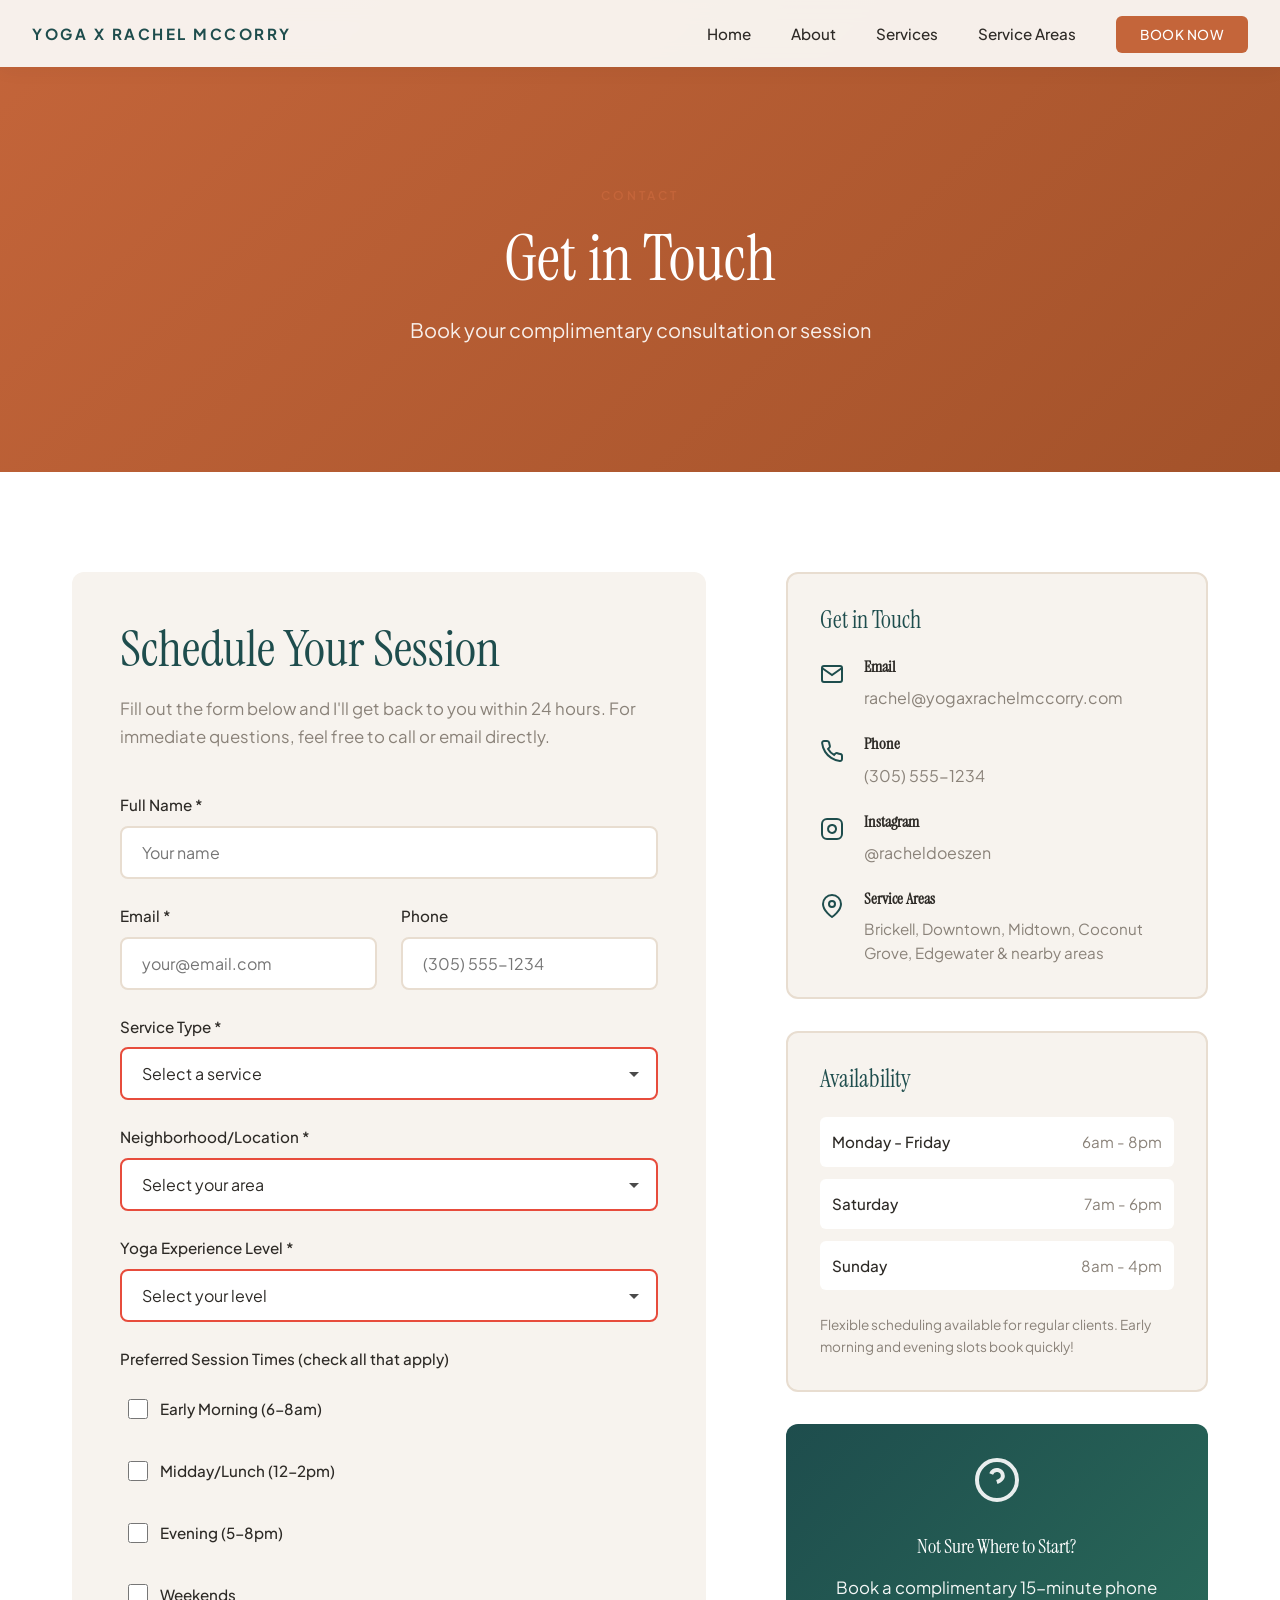
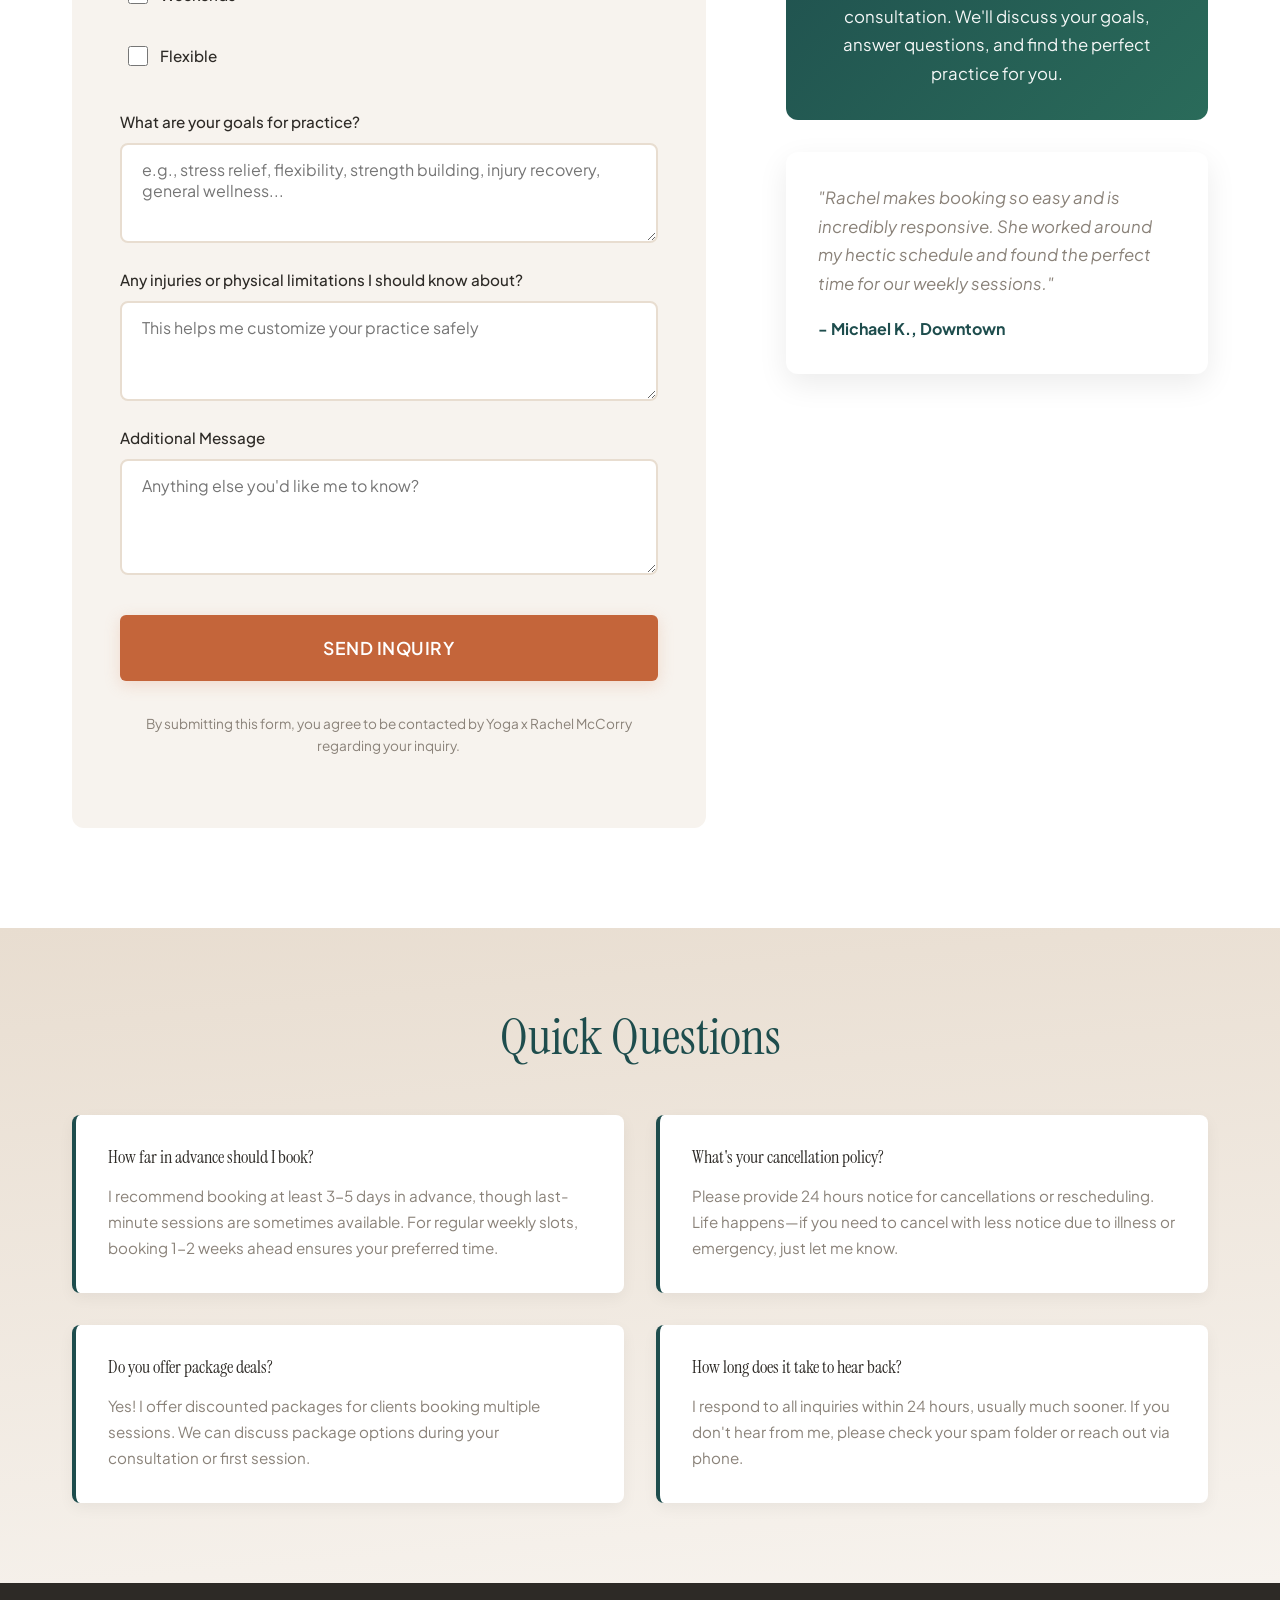
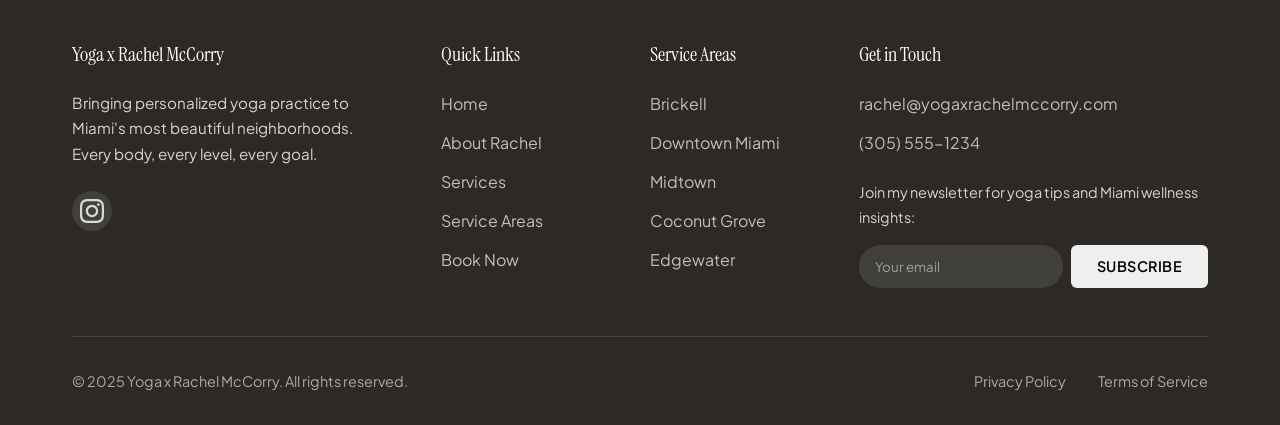
<file: contact.html>
<!DOCTYPE html>
<html lang="en">
<head>
    <meta charset="UTF-8">
    <meta name="viewport" content="width=device-width, initial-scale=1.0">
    <meta name="description" content="Book your personalized yoga session with Rachel McCorry in Miami. Contact for private sessions, group classes, or corporate wellness programs.">
    <title>Book Now | Contact Rachel McCorry | Miami Yoga Instructor</title>

    <!-- Fonts -->
    <link rel="preconnect" href="https://fonts.googleapis.com">
    <link rel="preconnect" href="https://fonts.gstatic.com" crossorigin>
    <link href="https://fonts.googleapis.com/css2?family=Instrument+Serif:ital@0;1&family=Plus+Jakarta+Sans:ital,wght@0,300;0,400;0,500;0,600;0,700;1,400&display=swap" rel="stylesheet">

    <!-- Styles -->
    <link rel="stylesheet" href="css/styles.css">
    <link rel="stylesheet" href="css/contact.css">

    <!-- Favicon -->
    <link rel="icon" type="image/svg+xml" href="data:image/svg+xml,<svg xmlns=%22http://www.w3.org/2000/svg%22 viewBox=%220 0 100 100%22><text y=%22.9em%22 font-size=%2290%22>🧘</text></svg>">
</head>
<body>
    <!-- Navigation -->
    <nav id="navbar">
        <div class="nav-container">
            <a href="index.html" class="logo">Yoga x Rachel McCorry</a>
            <button class="mobile-menu-toggle" aria-label="Toggle menu">
                <span></span>
                <span></span>
                <span></span>
            </button>
            <ul class="nav-menu">
                <li><a href="index.html">Home</a></li>
                <li><a href="about.html">About</a></li>
                <li><a href="services.html">Services</a></li>
                <li><a href="service-areas.html">Service Areas</a></li>
                <li><a href="contact.html" class="nav-cta active">Book Now</a></li>
            </ul>
        </div>
    </nav>

    <!-- Page Hero -->
    <section class="page-hero">
        <div class="page-hero-content">
            <span class="section-label">Contact</span>
            <h1>Get in Touch</h1>
            <p>Book your complimentary consultation or session</p>
        </div>
    </section>

    <!-- Contact Section -->
    <section class="contact-section">
        <div class="container">
            <div class="contact-grid">
                <!-- Contact Form -->
                <div class="contact-form-container">
                    <h2>Schedule Your Session</h2>
                    <p class="form-intro">Fill out the form below and I'll get back to you within 24 hours. For immediate questions, feel free to call or email directly.</p>

                    <form id="contactForm" class="contact-form">
                        <!-- Name -->
                        <div class="form-group">
                            <label for="name">Full Name *</label>
                            <input type="text" id="name" name="name" required placeholder="Your name">
                        </div>

                        <!-- Email & Phone -->
                        <div class="form-row">
                            <div class="form-group">
                                <label for="email">Email *</label>
                                <input type="email" id="email" name="email" required placeholder="your@email.com">
                            </div>
                            <div class="form-group">
                                <label for="phone">Phone</label>
                                <input type="tel" id="phone" name="phone" placeholder="(305) 555-1234">
                            </div>
                        </div>

                        <!-- Service Type -->
                        <div class="form-group">
                            <label for="service">Service Type *</label>
                            <select id="service" name="service" required>
                                <option value="">Select a service</option>
                                <option value="private">Private Session (1-on-1)</option>
                                <option value="group">Small Group Class (2-4 people)</option>
                                <option value="corporate">Corporate Wellness Program</option>
                                <option value="prenatal">Prenatal/Postnatal Yoga</option>
                                <option value="restorative">Restorative/Therapeutic Yoga</option>
                                <option value="outdoor">Outdoor/Beach Session</option>
                                <option value="consultation">Complimentary Consultation</option>
                            </select>
                        </div>

                        <!-- Location -->
                        <div class="form-group">
                            <label for="location">Neighborhood/Location *</label>
                            <select id="location" name="location" required>
                                <option value="">Select your area</option>
                                <option value="brickell">Brickell</option>
                                <option value="downtown">Downtown Miami</option>
                                <option value="midtown">Midtown</option>
                                <option value="coconut-grove">Coconut Grove</option>
                                <option value="edgewater">Edgewater</option>
                                <option value="other">Other (please specify in message)</option>
                            </select>
                        </div>

                        <!-- Experience Level -->
                        <div class="form-group">
                            <label for="experience">Yoga Experience Level *</label>
                            <select id="experience" name="experience" required>
                                <option value="">Select your level</option>
                                <option value="beginner">Complete Beginner</option>
                                <option value="some">Some Experience (less than 1 year)</option>
                                <option value="intermediate">Intermediate (1-3 years)</option>
                                <option value="advanced">Advanced (3+ years)</option>
                            </select>
                        </div>

                        <!-- Preferred Schedule -->
                        <div class="form-group">
                            <label>Preferred Session Times (check all that apply)</label>
                            <div class="checkbox-group">
                                <label class="checkbox-label">
                                    <input type="checkbox" name="times" value="early-morning">
                                    <span>Early Morning (6-8am)</span>
                                </label>
                                <label class="checkbox-label">
                                    <input type="checkbox" name="times" value="midday">
                                    <span>Midday/Lunch (12-2pm)</span>
                                </label>
                                <label class="checkbox-label">
                                    <input type="checkbox" name="times" value="evening">
                                    <span>Evening (5-8pm)</span>
                                </label>
                                <label class="checkbox-label">
                                    <input type="checkbox" name="times" value="weekend">
                                    <span>Weekends</span>
                                </label>
                                <label class="checkbox-label">
                                    <input type="checkbox" name="times" value="flexible">
                                    <span>Flexible</span>
                                </label>
                            </div>
                        </div>

                        <!-- Goals -->
                        <div class="form-group">
                            <label for="goals">What are your goals for practice?</label>
                            <textarea id="goals" name="goals" rows="3" placeholder="e.g., stress relief, flexibility, strength building, injury recovery, general wellness..."></textarea>
                        </div>

                        <!-- Injuries/Limitations -->
                        <div class="form-group">
                            <label for="limitations">Any injuries or physical limitations I should know about?</label>
                            <textarea id="limitations" name="limitations" rows="2" placeholder="This helps me customize your practice safely"></textarea>
                        </div>

                        <!-- Message -->
                        <div class="form-group">
                            <label for="message">Additional Message</label>
                            <textarea id="message" name="message" rows="4" placeholder="Anything else you'd like me to know?"></textarea>
                        </div>

                        <!-- Submit -->
                        <button type="submit" class="btn btn-primary btn-large">Send Inquiry</button>
                        <p class="form-note">By submitting this form, you agree to be contacted by Yoga x Rachel McCorry regarding your inquiry.</p>
                    </form>

                    <div id="formSuccess" class="form-success" style="display: none;">
                        <svg width="64" height="64" viewBox="0 0 24 24" fill="none" stroke="currentColor" stroke-width="2">
                            <circle cx="12" cy="12" r="10"></circle>
                            <path d="M9 12l2 2 4-4"></path>
                        </svg>
                        <h3>Thank You!</h3>
                        <p>Your message has been received. I'll respond within 24 hours to discuss your practice and schedule.</p>
                    </div>
                </div>

                <!-- Contact Info Sidebar -->
                <div class="contact-sidebar">
                    <div class="contact-info-card">
                        <h3>Get in Touch</h3>
                        <div class="contact-method">
                            <svg width="24" height="24" viewBox="0 0 24 24" fill="none" stroke="currentColor" stroke-width="2">
                                <path d="M4 4h16c1.1 0 2 .9 2 2v12c0 1.1-.9 2-2 2H4c-1.1 0-2-.9-2-2V6c0-1.1.9-2 2-2z"></path>
                                <polyline points="22,6 12,13 2,6"></polyline>
                            </svg>
                            <div>
                                <h4>Email</h4>
                                <a href="mailto:rachel@yogaxrachelmccorry.com">rachel@yogaxrachelmccorry.com</a>
                            </div>
                        </div>

                        <div class="contact-method">
                            <svg width="24" height="24" viewBox="0 0 24 24" fill="none" stroke="currentColor" stroke-width="2">
                                <path d="M22 16.92v3a2 2 0 0 1-2.18 2 19.79 19.79 0 0 1-8.63-3.07 19.5 19.5 0 0 1-6-6 19.79 19.79 0 0 1-3.07-8.67A2 2 0 0 1 4.11 2h3a2 2 0 0 1 2 1.72 12.84 12.84 0 0 0 .7 2.81 2 2 0 0 1-.45 2.11L8.09 9.91a16 16 0 0 0 6 6l1.27-1.27a2 2 0 0 1 2.11-.45 12.84 12.84 0 0 0 2.81.7A2 2 0 0 1 22 16.92z"></path>
                            </svg>
                            <div>
                                <h4>Phone</h4>
                                <a href="tel:+13055551234">(305) 555-1234</a>
                            </div>
                        </div>

                        <div class="contact-method">
                            <svg width="24" height="24" viewBox="0 0 24 24" fill="none" stroke="currentColor" stroke-width="2">
                                <rect x="2" y="2" width="20" height="20" rx="5" ry="5"></rect>
                                <path d="M16 11.37A4 4 0 1 1 12.63 8 4 4 0 0 1 16 11.37z"></path>
                                <line x1="17.5" y1="6.5" x2="17.51" y2="6.5"></line>
                            </svg>
                            <div>
                                <h4>Instagram</h4>
                                <a href="https://www.instagram.com/racheldoeszen" target="_blank">@racheldoeszen</a>
                            </div>
                        </div>

                        <div class="contact-method">
                            <svg width="24" height="24" viewBox="0 0 24 24" fill="none" stroke="currentColor" stroke-width="2">
                                <path d="M21 10c0 7-9 13-9 13s-9-6-9-13a9 9 0 0 1 18 0z"></path>
                                <circle cx="12" cy="10" r="3"></circle>
                            </svg>
                            <div>
                                <h4>Service Areas</h4>
                                <p>Brickell, Downtown, Midtown, Coconut Grove, Edgewater & nearby areas</p>
                            </div>
                        </div>
                    </div>

                    <div class="hours-card">
                        <h3>Availability</h3>
                        <div class="hours-list">
                            <div class="hours-item">
                                <span>Monday - Friday</span>
                                <span>6am - 8pm</span>
                            </div>
                            <div class="hours-item">
                                <span>Saturday</span>
                                <span>7am - 6pm</span>
                            </div>
                            <div class="hours-item">
                                <span>Sunday</span>
                                <span>8am - 4pm</span>
                            </div>
                        </div>
                        <p class="hours-note">Flexible scheduling available for regular clients. Early morning and evening slots book quickly!</p>
                    </div>

                    <div class="consultation-card">
                        <svg width="48" height="48" viewBox="0 0 24 24" fill="none" stroke="currentColor" stroke-width="2">
                            <circle cx="12" cy="12" r="10"></circle>
                            <path d="M9.09 9a3 3 0 0 1 5.83 1c0 2-3 3-3 3"></path>
                            <line x1="12" y1="17" x2="12.01" y2="17"></line>
                        </svg>
                        <h4>Not Sure Where to Start?</h4>
                        <p>Book a complimentary 15-minute phone consultation. We'll discuss your goals, answer questions, and find the perfect practice for you.</p>
                    </div>

                    <div class="testimonial-mini">
                        <p>"Rachel makes booking so easy and is incredibly responsive. She worked around my hectic schedule and found the perfect time for our weekly sessions."</p>
                        <strong>- Michael K., Downtown</strong>
                    </div>
                </div>
            </div>
        </div>
    </section>

    <!-- FAQ Quick -->
    <section class="faq-quick">
        <div class="container">
            <h2>Quick Questions</h2>
            <div class="faq-quick-grid">
                <div class="faq-quick-item">
                    <h4>How far in advance should I book?</h4>
                    <p>I recommend booking at least 3-5 days in advance, though last-minute sessions are sometimes available. For regular weekly slots, booking 1-2 weeks ahead ensures your preferred time.</p>
                </div>
                <div class="faq-quick-item">
                    <h4>What's your cancellation policy?</h4>
                    <p>Please provide 24 hours notice for cancellations or rescheduling. Life happens—if you need to cancel with less notice due to illness or emergency, just let me know.</p>
                </div>
                <div class="faq-quick-item">
                    <h4>Do you offer package deals?</h4>
                    <p>Yes! I offer discounted packages for clients booking multiple sessions. We can discuss package options during your consultation or first session.</p>
                </div>
                <div class="faq-quick-item">
                    <h4>How long does it take to hear back?</h4>
                    <p>I respond to all inquiries within 24 hours, usually much sooner. If you don't hear from me, please check your spam folder or reach out via phone.</p>
                </div>
            </div>
        </div>
    </section>

    <!-- Footer -->
    <footer class="footer">
        <div class="container">
            <div class="footer-grid">
                <div class="footer-column">
                    <h3>Yoga x Rachel McCorry</h3>
                    <p>Bringing personalized yoga practice to Miami's most beautiful neighborhoods. Every body, every level, every goal.</p>
                    <div class="social-links">
                        <a href="https://www.instagram.com/racheldoeszen" target="_blank" aria-label="Instagram">
                            <svg width="24" height="24" viewBox="0 0 24 24" fill="currentColor">
                                <path d="M12 2.163c3.204 0 3.584.012 4.85.07 3.252.148 4.771 1.691 4.919 4.919.058 1.265.069 1.645.069 4.849 0 3.205-.012 3.584-.069 4.849-.149 3.225-1.664 4.771-4.919 4.919-1.266.058-1.644.07-4.85.07-3.204 0-3.584-.012-4.849-.07-3.26-.149-4.771-1.699-4.919-4.92-.058-1.265-.07-1.644-.07-4.849 0-3.204.013-3.583.07-4.849.149-3.227 1.664-4.771 4.919-4.919 1.266-.057 1.645-.069 4.849-.069zm0-2.163c-3.259 0-3.667.014-4.947.072-4.358.2-6.78 2.618-6.98 6.98-.059 1.281-.073 1.689-.073 4.948 0 3.259.014 3.668.072 4.948.2 4.358 2.618 6.78 6.98 6.98 1.281.058 1.689.072 4.948.072 3.259 0 3.668-.014 4.948-.072 4.354-.2 6.782-2.618 6.979-6.98.059-1.28.073-1.689.073-4.948 0-3.259-.014-3.667-.072-4.947-.196-4.354-2.617-6.78-6.979-6.98-1.281-.059-1.69-.073-4.949-.073zm0 5.838c-3.403 0-6.162 2.759-6.162 6.162s2.759 6.163 6.162 6.163 6.162-2.759 6.162-6.163c0-3.403-2.759-6.162-6.162-6.162zm0 10.162c-2.209 0-4-1.79-4-4 0-2.209 1.791-4 4-4s4 1.791 4 4c0 2.21-1.791 4-4 4zm6.406-11.845c-.796 0-1.441.645-1.441 1.44s.645 1.44 1.441 1.44c.795 0 1.439-.645 1.439-1.44s-.644-1.44-1.439-1.44z"/>
                            </svg>
                        </a>
                    </div>
                </div>

                <div class="footer-column">
                    <h4>Quick Links</h4>
                    <ul>
                        <li><a href="index.html">Home</a></li>
                        <li><a href="about.html">About Rachel</a></li>
                        <li><a href="services.html">Services</a></li>
                        <li><a href="service-areas.html">Service Areas</a></li>
                        <li><a href="contact.html">Book Now</a></li>
                    </ul>
                </div>

                <div class="footer-column">
                    <h4>Service Areas</h4>
                    <ul>
                        <li><a href="service-areas.html#brickell">Brickell</a></li>
                        <li><a href="service-areas.html#downtown">Downtown Miami</a></li>
                        <li><a href="service-areas.html#midtown">Midtown</a></li>
                        <li><a href="service-areas.html#coconut-grove">Coconut Grove</a></li>
                        <li><a href="service-areas.html#edgewater">Edgewater</a></li>
                    </ul>
                </div>

                <div class="footer-column">
                    <h4>Get in Touch</h4>
                    <ul>
                        <li><a href="mailto:rachel@yogaxrachelmccorry.com">rachel@yogaxrachelmccorry.com</a></li>
                        <li><a href="tel:+13055551234">(305) 555-1234</a></li>
                    </ul>
                    <div class="newsletter-signup">
                        <p>Join my newsletter for yoga tips and Miami wellness insights:</p>
                        <form class="newsletter-form">
                            <input type="email" placeholder="Your email" required>
                            <button type="submit" class="btn btn-small">Subscribe</button>
                        </form>
                    </div>
                </div>
            </div>

            <div class="footer-bottom">
                <p>&copy; 2025 Yoga x Rachel McCorry. All rights reserved.</p>
                <div class="footer-links">
                    <a href="#privacy">Privacy Policy</a>
                    <a href="#terms">Terms of Service</a>
                </div>
            </div>
        </div>
    </footer>

    <!-- Back to Top Button -->
    <button id="backToTop" class="back-to-top" aria-label="Back to top">
        <svg width="24" height="24" viewBox="0 0 24 24" fill="none" stroke="currentColor" stroke-width="2">
            <polyline points="18 15 12 9 6 15"></polyline>
        </svg>
    </button>

    <!-- Scripts -->
    <script src="js/main.js"></script>
</body>
</html>
</file>
<file: css/styles.css>
/* ===================================
   Solana Yoga - Main Styles
   =================================== */

/* CSS Variables - Brand Colors & Theme */
:root {
    /* Primary Colors */
    --sage-green: #1e4d4d;
    --warm-sand: #e8ddd0;

    /* Secondary Colors */
    --terracotta: #a3522a;
    --muted-teal: #2a6b5a;

    /* Neutrals */
    --warm-white: #f7f3ee;
    --light-grey: #d9d0c5;
    --medium-grey: #8a8279;
    --dark-grey: #2d2a26;

    /* Accent */
    --sunset-coral: #c4653a;

    /* Typography */
    --font-serif: 'Instrument Serif', serif;
    --font-sans: 'Plus Jakarta Sans', sans-serif;

    /* Spacing */
    --section-padding: 100px;
    --container-width: 1200px;
    --container-wide: 1400px;

    /* Transitions */
    --transition-smooth: all 0.4s cubic-bezier(0.4, 0, 0.2, 1);
    --transition-fast: all 0.2s ease;
}

/* Reset & Base Styles */
* {
    margin: 0;
    padding: 0;
    box-sizing: border-box;
}

html {
    scroll-behavior: smooth;
    font-size: 16px;
}

body {
    font-family: var(--font-sans);
    color: var(--dark-grey);
    background-color: var(--warm-white);
    line-height: 1.7;
    overflow-x: hidden;
}

/* Typography */
h1, h2, h3, h4, h5, h6 {
    font-family: var(--font-serif);
    font-weight: 400;
    line-height: 1.15;
    margin-bottom: 1rem;
    color: var(--dark-grey);
}

h1 { font-size: clamp(2.5rem, 5vw, 4.5rem); }
h2 { font-size: clamp(2rem, 4vw, 3.5rem); }
h3 { font-size: clamp(1.5rem, 3vw, 2rem); }
h4 { font-size: 1.5rem; }
h5 { font-size: 1.25rem; }
h6 { font-size: 1.1rem; }

p {
    margin-bottom: 1.5rem;
    font-size: 1.05rem;
    line-height: 1.8;
}

a {
    text-decoration: none;
    color: inherit;
    transition: var(--transition-fast);
}

img {
    max-width: 100%;
    height: auto;
    display: block;
}

/* Layout Containers */
.container {
    max-width: var(--container-width);
    margin: 0 auto;
    padding: 0 2rem;
}

.container-wide {
    max-width: var(--container-wide);
    margin: 0 auto;
    padding: 0 2rem;
}

/* Navigation */
#navbar {
    position: fixed;
    top: 0;
    left: 0;
    right: 0;
    background-color: rgba(250, 248, 245, 0.95);
    backdrop-filter: blur(10px);
    z-index: 1000;
    transition: var(--transition-smooth);
    box-shadow: 0 2px 20px rgba(0, 0, 0, 0.05);
}

.nav-container {
    max-width: var(--container-wide);
    margin: 0 auto;
    padding: 1.25rem 2rem;
    display: flex;
    justify-content: space-between;
    align-items: center;
}

.logo {
    font-family: var(--font-sans);
    font-size: 0.95rem;
    font-weight: 700;
    color: var(--sage-green);
    letter-spacing: 2.5px;
    text-transform: uppercase;
}

.nav-menu {
    display: flex;
    list-style: none;
    gap: 2.5rem;
    align-items: center;
}

.nav-menu a {
    font-size: 0.95rem;
    font-weight: 500;
    color: var(--dark-grey);
    position: relative;
    padding: 0.5rem 0;
}

.nav-menu a::after {
    content: '';
    position: absolute;
    bottom: 0;
    left: 0;
    width: 0;
    height: 2px;
    background-color: var(--sage-green);
    transition: var(--transition-fast);
}

.nav-menu a:hover::after,
.nav-menu a.active::after {
    width: 100%;
}

.nav-cta {
    background-color: var(--sunset-coral);
    color: white !important;
    padding: 0.6rem 1.5rem !important;
    border-radius: 6px;
    font-weight: 600;
    font-size: 0.85rem !important;
    letter-spacing: 0.5px;
    text-transform: uppercase;
}

.nav-cta::after {
    display: none;
}

.nav-cta:hover {
    background-color: var(--terracotta);
    transform: translateY(-2px);
    box-shadow: 0 4px 15px rgba(224, 159, 125, 0.3);
}

/* Mobile Menu Toggle */
.mobile-menu-toggle {
    display: none;
    flex-direction: column;
    gap: 5px;
    background: none;
    border: none;
    cursor: pointer;
    padding: 0.5rem;
}

.mobile-menu-toggle span {
    width: 25px;
    height: 2px;
    background-color: var(--dark-grey);
    transition: var(--transition-fast);
}

/* Hero Section */
.hero {
    position: relative;
    height: 100vh;
    min-height: 600px;
    display: flex;
    align-items: center;
    justify-content: center;
    overflow: hidden;
    margin: 0;
    padding-top: env(safe-area-inset-top, 0);  /* iOS notch safety */
}

.hero-video-container {
    position: absolute;
    top: 0;
    left: 0;
    width: 100%;
    height: 100%;
    z-index: 1;
}

.hero-video {
    position: absolute;
    top: 0;
    left: 0;
    width: 100%;
    height: 100%;
    object-fit: cover;
    object-position: center;
    display: block;
    z-index: 0;
}

.hero-overlay {
    position: absolute;
    top: 0;
    left: 0;
    right: 0;
    bottom: 0;
    background: linear-gradient(
        180deg,
        rgba(30, 77, 77, 0.25) 0%,
        rgba(30, 77, 77, 0.45) 50%,
        rgba(45, 42, 38, 0.7) 100%
    );
    z-index: 2;
    pointer-events: none;
}

.hero-content {
    position: relative;
    z-index: 3;
    text-align: center;
    color: white;
    max-width: 900px;
    padding: 2rem;
    animation: fadeInUp 1s ease-out;
}

.hero-title {
    font-size: clamp(2.5rem, 6vw, 5rem);
    font-weight: 700;
    margin-bottom: 1.5rem;
    color: white;
    text-shadow: 0 0 4px rgba(0, 0, 0, 1), 0 0 8px rgba(0, 0, 0, 1), 0 0 20px rgba(0, 0, 0, 0.8), 0 0 40px rgba(0, 0, 0, 0.5);
    letter-spacing: 1px;
}

.hero-subtitle {
    font-size: clamp(1.1rem, 2.5vw, 1.5rem);
    margin-bottom: 3rem;
    font-weight: 300;
    color: white;
    text-shadow: 0 0 4px rgba(0, 0, 0, 1), 0 0 8px rgba(0, 0, 0, 1), 0 0 20px rgba(0, 0, 0, 0.8), 0 0 40px rgba(0, 0, 0, 0.5);
    opacity: 0.95;
}

.hero-ctas {
    display: flex;
    gap: 1.5rem;
    justify-content: center;
    flex-wrap: wrap;
}

/* Grain Texture Overlay */
.hero::after {
    content: '';
    position: absolute;
    inset: 0;
    z-index: 4;
    pointer-events: none;
    opacity: 0.45;
    mix-blend-mode: soft-light;
    background-image: url("data:image/svg+xml,%3Csvg viewBox='0 0 256 256' xmlns='http://www.w3.org/2000/svg'%3E%3Cfilter id='n'%3E%3CfeTurbulence type='fractalNoise' baseFrequency='0.7' numOctaves='4' stitchTiles='stitch'/%3E%3C/filter%3E%3Crect width='100%25' height='100%25' filter='url(%23n)'/%3E%3C/svg%3E");
    background-size: 256px 256px;
}

/* Scroll Indicator */
.scroll-indicator {
    position: absolute;
    bottom: 40px;
    left: 50%;
    transform: translateX(-50%);
    z-index: 3;
    display: flex;
    flex-direction: column;
    align-items: center;
    gap: 10px;
    color: white;
    font-size: 0.85rem;
    text-transform: uppercase;
    letter-spacing: 2px;
    animation: float 2s ease-in-out infinite;
}

.scroll-line {
    width: 1px;
    height: 40px;
    background: linear-gradient(to bottom, white, transparent);
}

/* Buttons */
.btn {
    display: inline-block;
    padding: 0.9rem 2.25rem;
    border-radius: 6px;
    font-weight: 600;
    font-size: 0.9rem;
    text-align: center;
    cursor: pointer;
    border: 2px solid transparent;
    transition: var(--transition-smooth);
    font-family: var(--font-sans);
    letter-spacing: 0.5px;
    text-transform: uppercase;
}

.btn-primary {
    background-color: var(--sunset-coral);
    color: white;
    box-shadow: 0 4px 15px rgba(224, 159, 125, 0.3);
}

.btn-primary:hover {
    background-color: var(--terracotta);
    transform: translateY(-3px);
    box-shadow: 0 6px 25px rgba(224, 159, 125, 0.4);
}

.btn-secondary {
    background-color: transparent;
    color: white;
    border: 2px solid white;
}

.btn-secondary:hover {
    background-color: white;
    color: var(--sage-green);
}

.btn-outline {
    background-color: transparent;
    color: var(--sage-green);
    border: 2px solid var(--sage-green);
}

.btn-outline:hover {
    background-color: var(--sage-green);
    color: white;
}

.btn-text {
    padding: 0.5rem 1rem;
    color: var(--sage-green);
    font-weight: 600;
    background: none;
    border: none;
}

.btn-text:hover {
    color: var(--terracotta);
    transform: translateX(5px);
}

.btn-large {
    padding: 1.25rem 3rem;
    font-size: 1.1rem;
}

.btn-small {
    padding: 0.65rem 1.5rem;
    font-size: 0.9rem;
}

/* Section Styles */
section {
    padding: var(--section-padding) 0;
}

.section-label {
    display: inline-block;
    font-family: var(--font-sans);
    font-size: 0.75rem;
    font-weight: 600;
    text-transform: uppercase;
    letter-spacing: 3px;
    color: var(--sunset-coral);
    margin-bottom: 1rem;
}

.section-header {
    text-align: center;
    max-width: 700px;
    margin: 0 auto 4rem;
}

.section-header p {
    color: var(--medium-grey);
    font-size: 1.15rem;
}

/* About Brief Section */
.about-brief {
    background-color: white;
}

.about-content-grid {
    display: grid;
    grid-template-columns: 1fr 1fr;
    gap: 5rem;
    align-items: center;
}

.about-text {
    animation: fadeInLeft 0.8s ease-out;
}

.about-image {
    position: relative;
    animation: fadeInRight 0.8s ease-out;
}

.about-image img {
    border-radius: 8px;
    box-shadow: 0 20px 60px rgba(0, 0, 0, 0.15);
}

.credentials-badge {
    position: absolute;
    bottom: 20px;
    right: 20px;
    background-color: var(--sage-green);
    color: white;
    padding: 1.5rem 2rem;
    border-radius: 8px;
    text-align: center;
    box-shadow: 0 10px 30px rgba(0, 0, 0, 0.2);
}

.badge-title {
    display: block;
    font-size: 0.85rem;
    text-transform: uppercase;
    letter-spacing: 1px;
    margin-bottom: 0.25rem;
    opacity: 0.9;
}

.badge-detail {
    display: block;
    font-family: var(--font-serif);
    font-size: 2rem;
    font-weight: 600;
}

/* Services Overview */
.services-overview {
    background: linear-gradient(160deg, var(--warm-sand) 0%, var(--warm-white) 100%);
}

.services-grid {
    display: grid;
    grid-template-columns: repeat(auto-fit, minmax(320px, 1fr));
    gap: 2.5rem;
}

.service-card {
    background-color: white;
    padding: 3rem 2.5rem;
    border-radius: 12px;
    box-shadow: 0 10px 40px rgba(0, 0, 0, 0.08);
    transition: var(--transition-smooth);
    position: relative;
}

.service-card:hover {
    transform: translateY(-10px);
    box-shadow: 0 20px 60px rgba(0, 0, 0, 0.12);
}

.service-card.featured {
    border: 2px solid var(--sunset-coral);
}

.featured-badge {
    position: absolute;
    top: -15px;
    right: 20px;
    background-color: var(--sunset-coral);
    color: white;
    padding: 0.5rem 1.25rem;
    border-radius: 20px;
    font-size: 0.85rem;
    font-weight: 600;
}

.service-icon {
    color: var(--sage-green);
    margin-bottom: 1.5rem;
}

.service-card h3 {
    margin-bottom: 1rem;
    color: var(--dark-grey);
}

.service-card > p {
    color: var(--medium-grey);
    margin-bottom: 2rem;
}

.service-features {
    list-style: none;
    margin-bottom: 2rem;
}

.service-features li {
    padding: 0.5rem 0;
    padding-left: 1.75rem;
    position: relative;
    color: var(--dark-grey);
}

.service-features li::before {
    content: '✓';
    position: absolute;
    left: 0;
    color: var(--sage-green);
    font-weight: 600;
}

/* Service Areas Preview */
.service-areas-preview {
    background-color: white;
}

.areas-grid {
    display: grid;
    grid-template-columns: repeat(auto-fit, minmax(280px, 1fr));
    gap: 2rem;
    margin-bottom: 3rem;
}

.area-card {
    position: relative;
    height: 400px;
    border-radius: 12px;
    overflow: hidden;
    cursor: pointer;
    box-shadow: 0 10px 30px rgba(0, 0, 0, 0.15);
    transition: var(--transition-smooth);
}

.area-card:hover {
    transform: scale(1.03);
    box-shadow: 0 15px 40px rgba(0, 0, 0, 0.2);
}

.area-image {
    width: 100%;
    height: 100%;
    background-size: cover;
    background-position: center;
    transition: var(--transition-smooth);
}

.area-card:hover .area-image {
    transform: scale(1.1);
}

.area-content {
    position: absolute;
    bottom: 0;
    left: 0;
    right: 0;
    padding: 2rem;
    background: linear-gradient(to top, rgba(0, 0, 0, 0.8), transparent);
    color: white;
}

.area-content h3 {
    color: white;
    margin-bottom: 0.5rem;
}

.area-content p {
    font-size: 0.95rem;
    margin: 0;
    opacity: 0.9;
}

.areas-cta {
    text-align: center;
}

/* Testimonials */
.testimonials {
    position: relative;
    background: linear-gradient(170deg, var(--muted-teal) 0%, var(--sage-green) 100%);
    color: white;
}

.testimonials::before {
    content: '';
    position: absolute;
    inset: 0;
    pointer-events: none;
    opacity: 0.3;
    mix-blend-mode: soft-light;
    background-image: url("data:image/svg+xml,%3Csvg viewBox='0 0 256 256' xmlns='http://www.w3.org/2000/svg'%3E%3Cfilter id='n'%3E%3CfeTurbulence type='fractalNoise' baseFrequency='0.7' numOctaves='4' stitchTiles='stitch'/%3E%3C/filter%3E%3Crect width='100%25' height='100%25' filter='url(%23n)'/%3E%3C/svg%3E");
    background-size: 256px 256px;
}

.testimonials .section-label {
    color: var(--warm-sand);
}

.testimonials h2 {
    color: white;
}

.testimonials-slider {
    overflow: hidden;
    margin-bottom: 2rem;
}

.testimonial-track {
    display: flex;
    gap: 2rem;
    animation: scroll 30s linear infinite;
}

.testimonial-card {
    min-width: 450px;
    background-color: rgba(255, 255, 255, 0.1);
    backdrop-filter: blur(10px);
    padding: 2.5rem;
    border-radius: 12px;
    border: 1px solid rgba(255, 255, 255, 0.2);
}

.testimonial-quote {
    position: relative;
    margin-bottom: 1.5rem;
}

.testimonial-quote svg {
    position: absolute;
    top: -10px;
    left: -10px;
    color: white;
}

.testimonial-quote p {
    font-size: 1.1rem;
    line-height: 1.8;
    font-style: italic;
    color: white;
}

.testimonial-author {
    display: flex;
    flex-direction: column;
    gap: 0.25rem;
}

.testimonial-author strong {
    font-size: 1.1rem;
    color: white;
}

.testimonial-author span {
    color: rgba(255, 255, 255, 0.8);
    font-size: 0.95rem;
}

.slider-dots {
    display: flex;
    justify-content: center;
    gap: 0.75rem;
}

/* Final CTA */
.final-cta {
    position: relative;
    background: linear-gradient(200deg, var(--warm-sand) 0%, var(--sunset-coral) 60%, var(--terracotta) 100%);
    text-align: center;
    padding: 120px 0;
}

.final-cta::before {
    content: '';
    position: absolute;
    inset: 0;
    pointer-events: none;
    opacity: 0.25;
    mix-blend-mode: soft-light;
    background-image: url("data:image/svg+xml,%3Csvg viewBox='0 0 256 256' xmlns='http://www.w3.org/2000/svg'%3E%3Cfilter id='n'%3E%3CfeTurbulence type='fractalNoise' baseFrequency='0.7' numOctaves='4' stitchTiles='stitch'/%3E%3C/filter%3E%3Crect width='100%25' height='100%25' filter='url(%23n)'/%3E%3C/svg%3E");
    background-size: 256px 256px;
}

.cta-content h2 {
    font-size: clamp(2.5rem, 5vw, 4rem);
    margin-bottom: 1.5rem;
    color: var(--dark-grey);
}

.cta-content > p {
    font-size: 1.25rem;
    margin-bottom: 2.5rem;
    color: var(--dark-grey);
}

.cta-note {
    margin-top: 1.5rem;
    font-size: 0.95rem;
    color: var(--medium-grey);
}

/* Footer */
.footer {
    background-color: var(--dark-grey);
    color: rgba(255, 255, 255, 0.8);
    padding: 60px 0 30px;
}

.footer-grid {
    display: grid;
    grid-template-columns: 2fr 1fr 1fr 1.5fr;
    gap: 3rem;
    margin-bottom: 3rem;
}

.footer-column h3,
.footer-column h4 {
    color: white;
    margin-bottom: 1.5rem;
    font-size: 1.25rem;
}

.footer-column p {
    font-size: 0.95rem;
    line-height: 1.7;
}

.footer-column ul {
    list-style: none;
}

.footer-column ul li {
    margin-bottom: 0.75rem;
}

.footer-column ul li a {
    color: rgba(255, 255, 255, 0.7);
    transition: var(--transition-fast);
}

.footer-column ul li a:hover {
    color: var(--sunset-coral);
    padding-left: 5px;
}

.social-links {
    display: flex;
    gap: 1rem;
    margin-top: 1.5rem;
}

.social-links a {
    width: 40px;
    height: 40px;
    border-radius: 50%;
    background-color: rgba(255, 255, 255, 0.1);
    display: flex;
    align-items: center;
    justify-content: center;
    transition: var(--transition-fast);
}

.social-links a:hover {
    background-color: var(--sunset-coral);
    transform: translateY(-3px);
}

.newsletter-signup {
    margin-top: 1.5rem;
}

.newsletter-signup p {
    font-size: 0.9rem;
    margin-bottom: 1rem;
}

.newsletter-form {
    display: flex;
    gap: 0.5rem;
}

.newsletter-form input {
    flex: 1;
    padding: 0.75rem 1rem;
    border: none;
    border-radius: 25px;
    background-color: rgba(255, 255, 255, 0.1);
    color: white;
    font-family: var(--font-sans);
}

.newsletter-form input::placeholder {
    color: rgba(255, 255, 255, 0.5);
}

.newsletter-form input:focus {
    outline: none;
    background-color: rgba(255, 255, 255, 0.15);
}

.footer-bottom {
    padding-top: 2rem;
    border-top: 1px solid rgba(255, 255, 255, 0.1);
    display: flex;
    justify-content: space-between;
    align-items: center;
    flex-wrap: wrap;
    gap: 1rem;
}

.footer-bottom p {
    font-size: 0.9rem;
    margin: 0;
    color: rgba(255, 255, 255, 0.6);
}

.footer-links {
    display: flex;
    gap: 2rem;
}

.footer-links a {
    font-size: 0.9rem;
    color: rgba(255, 255, 255, 0.6);
}

.footer-links a:hover {
    color: var(--sunset-coral);
}

/* Back to Top Button */
.back-to-top {
    position: fixed;
    bottom: 30px;
    right: 30px;
    width: 50px;
    height: 50px;
    border-radius: 50%;
    background-color: var(--sage-green);
    color: white;
    border: none;
    cursor: pointer;
    display: flex;
    align-items: center;
    justify-content: center;
    box-shadow: 0 4px 15px rgba(0, 0, 0, 0.2);
    opacity: 0;
    visibility: hidden;
    transition: var(--transition-smooth);
    z-index: 999;
}

.back-to-top.visible {
    opacity: 1;
    visibility: visible;
}

.back-to-top:hover {
    background-color: var(--sunset-coral);
    transform: translateY(-5px);
}

/* Animations */
@keyframes fadeInUp {
    from {
        opacity: 0;
        transform: translateY(30px);
    }
    to {
        opacity: 1;
        transform: translateY(0);
    }
}

@keyframes fadeInLeft {
    from {
        opacity: 0;
        transform: translateX(-30px);
    }
    to {
        opacity: 1;
        transform: translateX(0);
    }
}

@keyframes fadeInRight {
    from {
        opacity: 0;
        transform: translateX(30px);
    }
    to {
        opacity: 1;
        transform: translateX(0);
    }
}

@keyframes float {
    0%, 100% {
        transform: translateX(-50%) translateY(0);
    }
    50% {
        transform: translateX(-50%) translateY(-10px);
    }
}

@keyframes scroll {
    0% {
        transform: translateX(0);
    }
    100% {
        transform: translateX(calc(-450px * 5 - 2rem * 5));
    }
}

/* Responsive Design */
@media (max-width: 1024px) {
    :root {
        --section-padding: 80px;
    }

    .about-content-grid {
        grid-template-columns: 1fr;
        gap: 3rem;
    }

    .footer-grid {
        grid-template-columns: 1fr 1fr;
        gap: 2.5rem;
    }

    .testimonial-card {
        min-width: 400px;
    }
}

@media (max-width: 768px) {
    :root {
        --section-padding: 60px;
    }

    /* Mobile Navigation */
    #navbar {
        background-color: rgba(250, 248, 245, 0.98);
        box-shadow: 0 2px 10px rgba(0, 0, 0, 0.15);
    }

    .logo {
        color: var(--dark-grey);
        font-weight: 700;
        text-shadow: 0 1px 2px rgba(255, 255, 255, 0.8);
    }

    .mobile-menu-toggle {
        display: flex;
    }

    .nav-menu {
        position: fixed;
        top: 80px;
        left: -100%;
        width: 100%;
        height: calc(100vh - 80px);
        flex-direction: column;
        background-color: var(--warm-white);
        padding: 2rem;
        gap: 1.5rem;
        transition: var(--transition-smooth);
        box-shadow: 0 10px 30px rgba(0, 0, 0, 0.1);
    }

    .nav-menu.active {
        left: 0;
    }

    .nav-menu a {
        font-size: 1.25rem;
    }

    .nav-cta {
        width: 100%;
        text-align: center;
    }

    /* Mobile Hero - Portrait Mode */
    .hero {
        height: auto;                 /* Auto height to fit content */
        min-height: 500px;            /* Increased minimum for all content */
        max-height: 600px;            /* Increased to ensure title shows */
        padding: 100px 0 60px;        /* Add padding to ensure content fits */
    }

    .hero-video-container {
        padding-top: env(safe-area-inset-top, 0);
    }

    .hero-video {
        object-fit: cover;
        width: 100%;
        height: 100%;
    }

    .hero-overlay {
        background: linear-gradient(
            180deg,
            rgba(30, 77, 77, 0.4) 0%,
            rgba(45, 42, 38, 0.75) 100%
        );
    }

    .hero-content {
        padding: 2rem 1rem;
        max-width: 100%;
        margin-top: 0;
        display: flex;
        flex-direction: column;
        justify-content: center;
        align-items: center;
        height: 100%;
    }

    .hero-title {
        font-size: clamp(1.75rem, 7vw, 2.25rem);
        margin-bottom: 1rem;
        line-height: 1.3;
        text-shadow: 0 0 6px rgba(0, 0, 0, 0.9), 0 0 15px rgba(0, 0, 0, 0.7), 0 2px 30px rgba(0, 0, 0, 0.5);
        font-weight: 600;
        display: block !important;    /* Force display */
        visibility: visible !important;
        opacity: 1 !important;
        color: white !important;
    }

    .hero-subtitle {
        font-size: clamp(0.9rem, 4vw, 1.1rem);
        margin-bottom: 1.5rem;
        line-height: 1.5;
        text-shadow: 0 0 6px rgba(0, 0, 0, 0.9), 0 0 15px rgba(0, 0, 0, 0.7), 0 2px 30px rgba(0, 0, 0, 0.5);
        display: block !important;    /* Force display */
        visibility: visible !important;
        opacity: 1 !important;
    }

    .hero-ctas {
        flex-direction: column;
        gap: 0.75rem;
        align-items: center;
    }

    .btn {
        width: 100%;
        max-width: 300px;
    }

    .services-grid {
        grid-template-columns: 1fr;
    }

    .areas-grid {
        grid-template-columns: 1fr;
    }

    .area-card {
        height: 350px;
    }

    .testimonial-card {
        min-width: 320px;
    }

    /* Mobile Footer Optimization */
    .footer {
        padding: 40px 0 20px;
    }

    .footer-grid {
        grid-template-columns: 1fr;
        gap: 2.5rem;
    }

    .footer-column h3 {
        font-size: 1.5rem;
        margin-bottom: 1rem;
    }

    .footer-column h4 {
        font-size: 1.1rem;
        margin-bottom: 1rem;
    }

    .footer-column p {
        font-size: 0.9rem;
        line-height: 1.6;
        margin-bottom: 1rem;
    }

    .footer-column ul li {
        margin-bottom: 0.5rem;
    }

    .social-links {
        justify-content: flex-start;
        margin-top: 1rem;
    }

    .newsletter-signup {
        margin-top: 1rem;
    }

    .newsletter-form {
        flex-direction: column;
        gap: 0.75rem;
    }

    .newsletter-form input {
        width: 100%;
    }

    .newsletter-form button {
        width: 100%;
    }

    .footer-bottom {
        flex-direction: column;
        text-align: center;
        gap: 1rem;
        padding-top: 1.5rem;
    }

    .footer-links {
        flex-direction: column;
        gap: 0.75rem;
    }

    .scroll-indicator {
        display: none;
    }
}

/* Mobile Landscape - Full viewport height */
@media (max-width: 768px) and (orientation: landscape) {
    .hero {
        height: 100vh;                /* Full viewport height in landscape */
        min-height: 300px;
        max-height: 100vh;
    }
}

@media (max-width: 480px) {
    .container,
    .container-wide {
        padding: 0 1.25rem;
    }

    .nav-container {
        padding: 1rem 1.25rem;
    }

    .logo {
        font-size: 1.25rem;
    }

    .testimonial-card {
        min-width: 280px;
        padding: 2rem 1.5rem;
    }

    .service-card {
        padding: 2rem 1.5rem;
    }
}

/* Print Styles */
@media print {
    .nav-menu,
    .hero,
    .scroll-indicator,
    .back-to-top,
    .btn {
        display: none;
    }
}

/* Accessibility */
@media (prefers-reduced-motion: reduce) {
    *,
    *::before,
    *::after {
        animation-duration: 0.01ms !important;
        animation-iteration-count: 1 !important;
        transition-duration: 0.01ms !important;
    }
}

/* Focus Styles for Keyboard Navigation */
a:focus,
button:focus,
input:focus,
textarea:focus {
    outline: 2px solid var(--sage-green);
    outline-offset: 2px;
}

/* High Contrast Mode Support */
@media (prefers-contrast: high) {
    .btn-primary,
    .btn-secondary,
    .btn-outline {
        border-width: 3px;
    }
}
</file>
<file: css/contact.css>
/* Contact Page Specific Styles */

/* Page Hero */
.page-hero {
    padding: 180px 0 100px;
    background: linear-gradient(135deg, var(--sunset-coral) 0%, var(--terracotta) 100%);
    text-align: center;
    color: white;
}

.page-hero-content h1 {
    color: white;
    margin-bottom: 1rem;
}

.page-hero-content p {
    font-size: 1.25rem;
    color: rgba(255, 255, 255, 0.9);
}

/* Contact Section */
.contact-section {
    background-color: white;
    padding: 100px 0;
}

.contact-grid {
    display: grid;
    grid-template-columns: 1.5fr 1fr;
    gap: 5rem;
}

/* Contact Form Container */
.contact-form-container {
    background-color: var(--warm-white);
    padding: 3rem;
    border-radius: 12px;
}

.contact-form-container h2 {
    color: var(--sage-green);
    margin-bottom: 1rem;
}

.form-intro {
    color: var(--medium-grey);
    margin-bottom: 2.5rem;
    line-height: 1.7;
}

/* Form Styles */
.contact-form {
    display: flex;
    flex-direction: column;
    gap: 1.5rem;
}

.form-row {
    display: grid;
    grid-template-columns: 1fr 1fr;
    gap: 1.5rem;
}

.form-group {
    display: flex;
    flex-direction: column;
}

.form-group label {
    font-weight: 500;
    margin-bottom: 0.5rem;
    color: var(--dark-grey);
    font-size: 0.95rem;
}

.form-group input,
.form-group select,
.form-group textarea {
    padding: 0.875rem 1.25rem;
    border: 2px solid var(--warm-sand);
    border-radius: 8px;
    font-family: var(--font-sans);
    font-size: 1rem;
    background-color: white;
    color: var(--dark-grey);
    transition: var(--transition-fast);
}

.form-group input:focus,
.form-group select:focus,
.form-group textarea:focus {
    outline: none;
    border-color: var(--sage-green);
    box-shadow: 0 0 0 3px rgba(168, 181, 160, 0.1);
}

.form-group textarea {
    resize: vertical;
    min-height: 100px;
}

.form-group select {
    cursor: pointer;
    appearance: none;
    background-image: url("data:image/svg+xml,%3Csvg xmlns='http://www.w3.org/2000/svg' width='12' height='12' viewBox='0 0 12 12'%3E%3Cpath fill='%234A4A4A' d='M6 9L1 4h10z'/%3E%3C/svg%3E");
    background-repeat: no-repeat;
    background-position: right 1rem center;
    padding-right: 3rem;
}

/* Checkbox Group */
.checkbox-group {
    display: flex;
    flex-direction: column;
    gap: 0.75rem;
    margin-top: 0.5rem;
}

.checkbox-label {
    display: flex;
    align-items: center;
    gap: 0.75rem;
    cursor: pointer;
    padding: 0.5rem;
    border-radius: 6px;
    transition: var(--transition-fast);
}

.checkbox-label:hover {
    background-color: rgba(168, 181, 160, 0.1);
}

.checkbox-label input[type="checkbox"] {
    width: 20px;
    height: 20px;
    cursor: pointer;
    accent-color: var(--sage-green);
}

.checkbox-label span {
    color: var(--dark-grey);
}

/* Form Note */
.form-note {
    font-size: 0.85rem;
    color: var(--medium-grey);
    text-align: center;
    margin-top: 0.5rem;
    line-height: 1.6;
}

.contact-form .btn {
    margin-top: 1rem;
}

/* Form Success Message */
.form-success {
    text-align: center;
    padding: 4rem 2rem;
    background-color: var(--warm-white);
    border-radius: 12px;
    border: 2px solid var(--sage-green);
}

.form-success svg {
    color: var(--sage-green);
    margin: 0 auto 1.5rem;
}

.form-success h3 {
    color: var(--sage-green);
    margin-bottom: 1rem;
    font-size: 2rem;
}

.form-success p {
    color: var(--medium-grey);
    margin: 0;
    font-size: 1.1rem;
}

/* Contact Sidebar */
.contact-sidebar {
    display: flex;
    flex-direction: column;
    gap: 2rem;
}

.contact-info-card,
.hours-card,
.consultation-card,
.testimonial-mini {
    background-color: var(--warm-white);
    padding: 2rem;
    border-radius: 12px;
    border: 2px solid var(--warm-sand);
}

.contact-info-card h3,
.hours-card h3 {
    color: var(--sage-green);
    margin-bottom: 1.5rem;
    font-size: 1.5rem;
}

.contact-method {
    display: flex;
    align-items: start;
    gap: 1.25rem;
    margin-bottom: 1.5rem;
}

.contact-method:last-child {
    margin-bottom: 0;
}

.contact-method svg {
    flex-shrink: 0;
    color: var(--sage-green);
    margin-top: 0.25rem;
}

.contact-method h4 {
    margin-bottom: 0.5rem;
    color: var(--dark-grey);
    font-size: 1rem;
    font-weight: 600;
}

.contact-method a {
    color: var(--medium-grey);
    transition: var(--transition-fast);
}

.contact-method a:hover {
    color: var(--sage-green);
}

.contact-method p {
    color: var(--medium-grey);
    margin: 0;
    font-size: 0.95rem;
    line-height: 1.6;
}

/* Hours Card */
.hours-list {
    display: flex;
    flex-direction: column;
    gap: 0.75rem;
    margin-bottom: 1.5rem;
}

.hours-item {
    display: flex;
    justify-content: space-between;
    padding: 0.75rem;
    background-color: white;
    border-radius: 6px;
    font-size: 0.95rem;
}

.hours-item span:first-child {
    font-weight: 500;
    color: var(--dark-grey);
}

.hours-item span:last-child {
    color: var(--medium-grey);
}

.hours-note {
    font-size: 0.85rem;
    color: var(--medium-grey);
    margin: 0;
    line-height: 1.6;
}

/* Consultation Card */
.consultation-card {
    background: linear-gradient(135deg, var(--sage-green) 0%, var(--muted-teal) 100%);
    color: white;
    text-align: center;
    border: none;
}

.consultation-card svg {
    color: white;
    margin: 0 auto 1.5rem;
    opacity: 0.9;
}

.consultation-card h4 {
    color: white;
    margin-bottom: 1rem;
    font-size: 1.25rem;
}

.consultation-card p {
    color: rgba(255, 255, 255, 0.95);
    margin: 0;
    line-height: 1.7;
}

/* Testimonial Mini */
.testimonial-mini {
    background-color: white;
    border: none;
    box-shadow: 0 10px 30px rgba(0, 0, 0, 0.08);
}

.testimonial-mini p {
    font-style: italic;
    color: var(--medium-grey);
    margin-bottom: 1rem;
    line-height: 1.7;
}

.testimonial-mini strong {
    color: var(--sage-green);
    font-style: normal;
}

/* FAQ Quick Section */
.faq-quick {
    background: linear-gradient(175deg, var(--warm-sand) 0%, var(--warm-white) 100%);
    padding: 80px 0;
}

.faq-quick h2 {
    text-align: center;
    color: var(--sage-green);
    margin-bottom: 3rem;
}

.faq-quick-grid {
    display: grid;
    grid-template-columns: repeat(2, 1fr);
    gap: 2rem;
}

.faq-quick-item {
    background-color: white;
    padding: 2rem;
    border-radius: 8px;
    border-left: 4px solid var(--sage-green);
    box-shadow: 0 5px 15px rgba(0, 0, 0, 0.05);
}

.faq-quick-item h4 {
    color: var(--dark-grey);
    margin-bottom: 1rem;
    font-size: 1.1rem;
}

.faq-quick-item p {
    color: var(--medium-grey);
    margin: 0;
    font-size: 0.95rem;
    line-height: 1.7;
}

/* Responsive Styles */
@media (max-width: 1024px) {
    .contact-grid {
        grid-template-columns: 1fr;
        gap: 3rem;
    }

    .faq-quick-grid {
        grid-template-columns: 1fr;
    }
}

@media (max-width: 768px) {
    .page-hero {
        padding: 140px 0 80px;
    }

    .contact-section {
        padding: 60px 0;
    }

    .contact-form-container {
        padding: 2rem;
    }

    .form-row {
        grid-template-columns: 1fr;
    }

    .faq-quick {
        padding: 60px 0;
    }
}

@media (max-width: 480px) {
    .page-hero {
        padding: 120px 0 60px;
    }

    .contact-form-container {
        padding: 1.5rem;
    }

    .contact-info-card,
    .hours-card,
    .consultation-card,
    .testimonial-mini,
    .faq-quick-item {
        padding: 1.5rem;
    }

    .form-group input,
    .form-group select,
    .form-group textarea {
        padding: 0.75rem 1rem;
    }
}

/* Form Validation States */
.form-group input:invalid:not(:placeholder-shown),
.form-group select:invalid,
.form-group textarea:invalid:not(:placeholder-shown) {
    border-color: #e74c3c;
}

.form-group input:valid:not(:placeholder-shown),
.form-group textarea:valid:not(:placeholder-shown) {
    border-color: var(--sage-green);
}

/* Loading State */
.contact-form.loading {
    opacity: 0.6;
    pointer-events: none;
}

.contact-form.loading .btn {
    position: relative;
}

.contact-form.loading .btn::after {
    content: '';
    position: absolute;
    width: 20px;
    height: 20px;
    top: 50%;
    left: 50%;
    margin-left: -10px;
    margin-top: -10px;
    border: 2px solid white;
    border-top-color: transparent;
    border-radius: 50%;
    animation: spin 0.6s linear infinite;
}

@keyframes spin {
    to {
        transform: rotate(360deg);
    }
}
</file>
